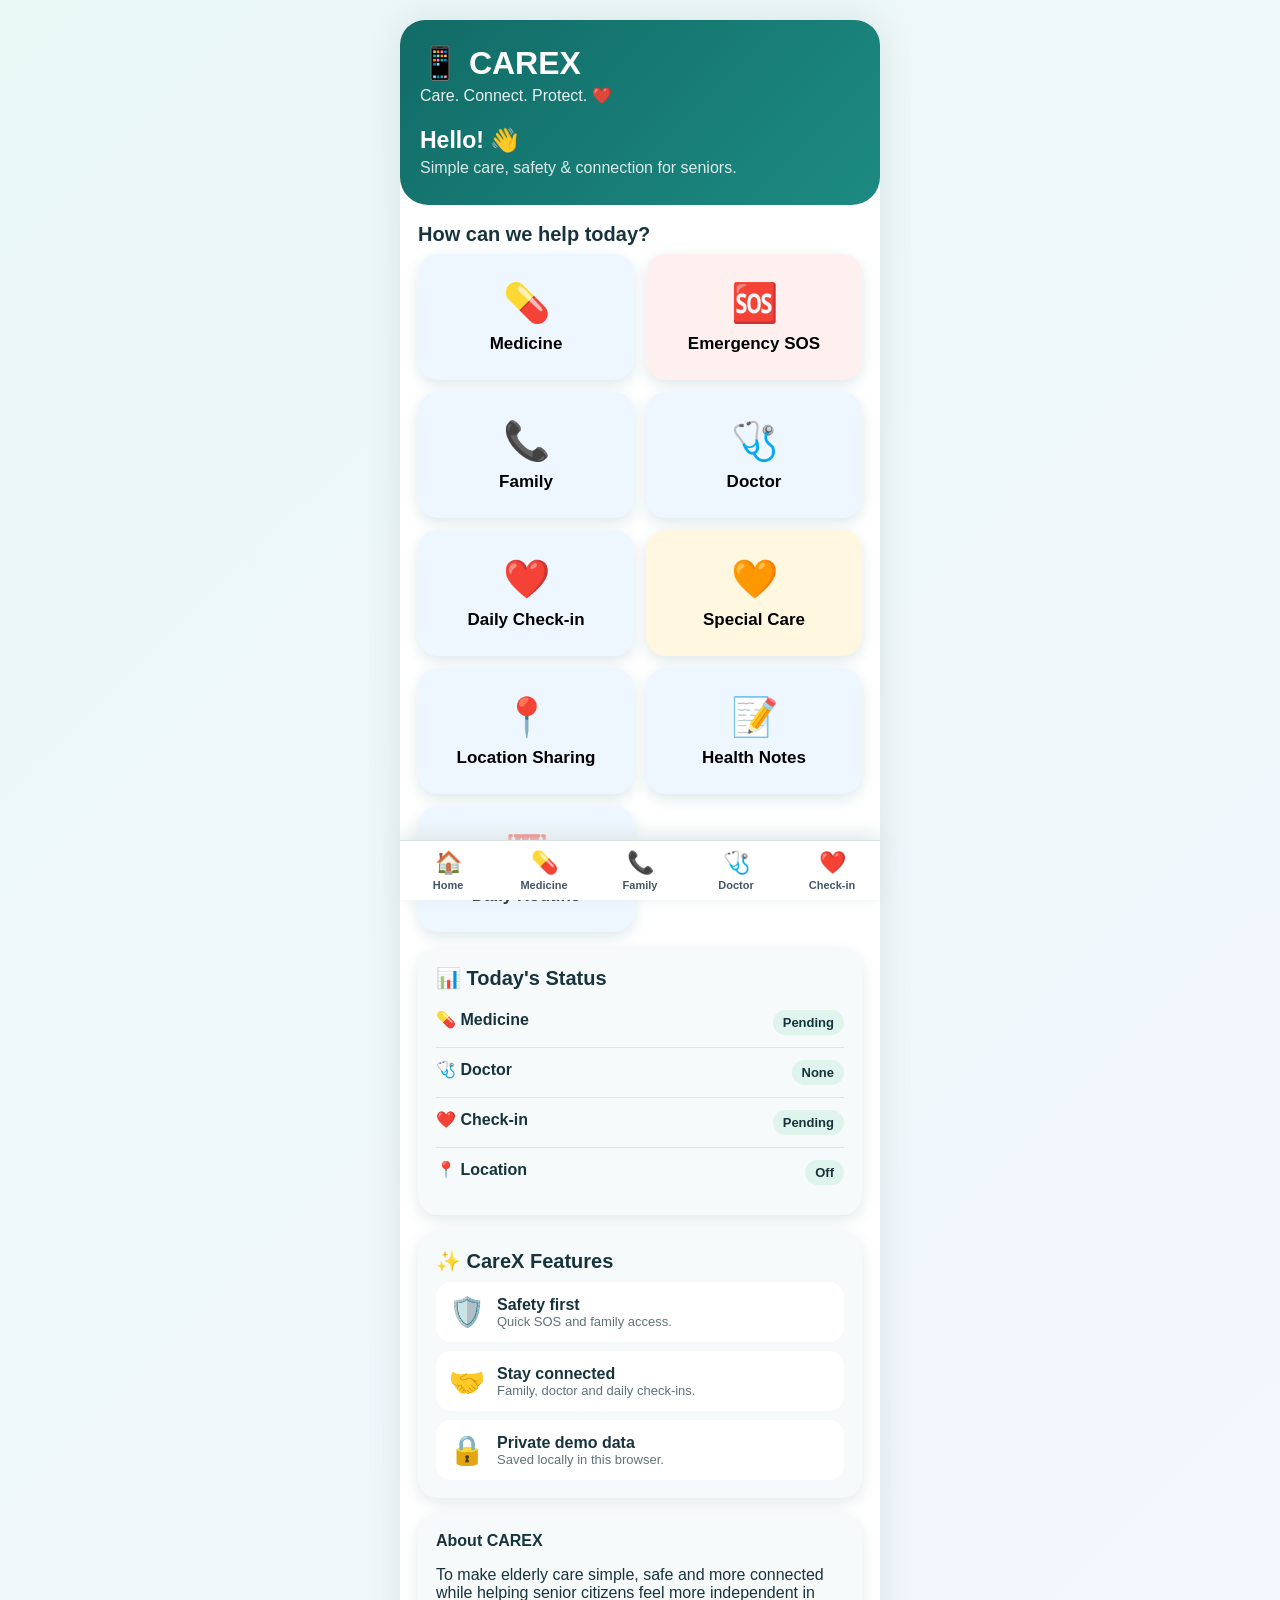
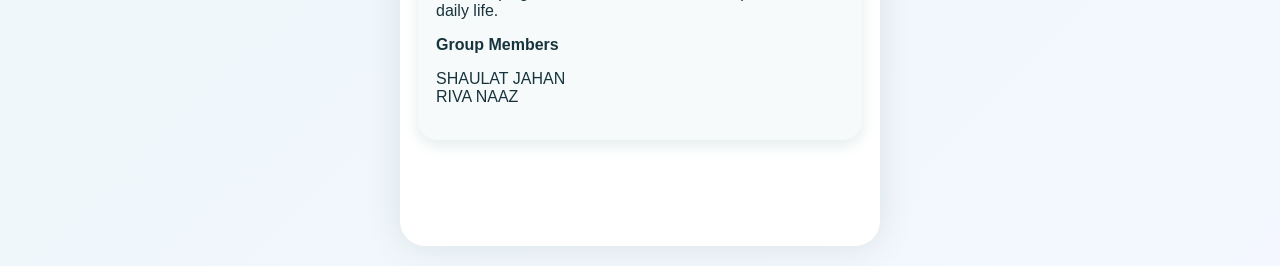
<file: CAREX_original.html>
<!DOCTYPE html>
<html lang="en"><head><meta charset="UTF-8"><meta name="viewport" content="width=device-width,initial-scale=1.0"><meta name="theme-color" content="#126b67"><title>CAREX — Elderly Care</title>
<style>
*{box-sizing:border-box}body{margin:0;background:linear-gradient(135deg,#eaf8f6,#f4f7ff);font-family:Arial,sans-serif;color:#17343d}.app{max-width:480px;margin:auto;min-height:100vh;background:#fff;padding-bottom:88px;box-shadow:0 0 35px #d7e2e4}.header{background:linear-gradient(135deg,#126b67,#1c8b82);color:#fff;padding:24px 20px 28px;border-radius:0 0 28px 28px}.brand{font-size:32px;font-weight:900}.tag{opacity:.9;margin-top:4px}.hello{margin-top:22px;font-size:23px;font-weight:800}.sub{opacity:.85;margin-top:5px}.main{padding:18px}.grid{display:grid;grid-template-columns:1fr 1fr;gap:12px}.big{min-height:126px;border:0;border-radius:20px;background:#eef7ff;font-size:17px;font-weight:800;padding:14px;cursor:pointer;box-shadow:0 5px 15px #dfe9eb}.big span{display:block;font-size:38px;margin-bottom:9px}.big:hover{transform:translateY(-2px)}.big.sos{background:#fff0f0}.big.special{background:#fff7df}.card,.status,.about{margin-top:16px;padding:18px;border-radius:20px;background:#f7fafb;box-shadow:0 5px 16px #e3eaeb}.section-title{font-size:20px;font-weight:900;margin-bottom:8px}.row{display:flex;justify-content:space-between;gap:12px;padding:12px 0;border-bottom:1px solid #dce6e8}.row:last-child{border:0}.pill{padding:5px 10px;border-radius:20px;background:#dff4ec;font-size:13px;font-weight:800}.page h1{font-size:27px;margin:12px 0 18px}.back{border:0;background:none;font-size:17px;font-weight:700;cursor:pointer;color:#126b67}label{display:block;font-weight:800;margin:12px 0 6px}input,select,textarea{width:100%;padding:14px;border:2px solid #d7e2e4;border-radius:13px;font-size:16px;background:#fff}textarea{min-height:110px;resize:vertical}.primary{width:100%;margin-top:15px;padding:16px;border:0;border-radius:14px;background:#126b67;color:#fff;font-size:17px;font-weight:900;cursor:pointer}.actions{display:flex;gap:8px}.actions button{flex:1;margin-top:10px;padding:12px;border:0;border-radius:11px;font-weight:800;cursor:pointer}.ok{background:#dff5e4}.later{background:#fff0d2}.call{background:#e5efff!important;color:#183b66!important}.danger{background:#e53935}.sosbox{text-align:center;padding:15px}.sosbutton{width:225px;height:225px;border-radius:50%;border:13px solid #ffd5d5;background:#e53935;color:#fff;font-size:45px;font-weight:900;cursor:pointer;box-shadow:0 10px 25px #eab5b5}.empty{text-align:center;color:#65777d;padding:22px}.nav{position:fixed;bottom:0;left:50%;transform:translateX(-50%);width:min(480px,100%);background:#fff;border-top:1px solid #dce4e6;display:flex;z-index:10;box-shadow:0 -5px 18px #dfe7e8}.nav button{flex:1;border:0;background:#fff;padding:9px 2px;font-size:11px;font-weight:800;color:#456;cursor:pointer}.nav span{display:block;font-size:22px;margin-bottom:3px}.feature{display:flex;align-items:center;gap:12px;padding:13px;border-radius:15px;background:#fff;margin-top:9px}.feature-icon{font-size:29px}.note{font-size:13px;color:#607278}.check{font-size:22px;text-align:center;padding:25px}.mapbox{height:180px;border-radius:17px;background:linear-gradient(135deg,#dff1df,#e9f1ff);display:flex;align-items:center;justify-content:center;text-align:center;font-size:18px;font-weight:800;color:#315b55;margin-top:14px}.badge{display:inline-block;padding:5px 9px;border-radius:20px;background:#e8efff;color:#355; font-size:12px;font-weight:800}@media(min-width:700px){body{padding:20px}.app{border-radius:25px;overflow:hidden}}
</style></head><body><div class="app"><header class="header"><div class="brand">📱 CAREX</div><div class="tag">Care. Connect. Protect. ❤️</div><div class="hello">Hello! 👋</div><div class="sub">Simple care, safety & connection for seniors.</div></header><main id="main" class="main"></main><nav class="nav"><button onclick="home()"><span>🏠</span>Home</button><button onclick="medicine()"><span>💊</span>Medicine</button><button onclick="family()"><span>📞</span>Family</button><button onclick="doctor()"><span>🩺</span>Doctor</button><button onclick="checkin()"><span>❤️</span>Check-in</button></nav></div>
<script>
const M=document.getElementById('main');let meds=JSON.parse(localStorage.getItem('cxm')||'[]'),fams=JSON.parse(localStorage.getItem('cxf')||'[]'),docs=JSON.parse(localStorage.getItem('cxd')||'[]'),notes=JSON.parse(localStorage.getItem('cxnotes')||'[]'),routine=JSON.parse(localStorage.getItem('cxroutine')||'[]'),special=JSON.parse(localStorage.getItem('cxspecial')||'[]'),ok=localStorage.getItem('cxo')==='1',locationShared=localStorage.getItem('cxloc')==='1';function save(){localStorage.setItem('cxm',JSON.stringify(meds));localStorage.setItem('cxf',JSON.stringify(fams));localStorage.setItem('cxd',JSON.stringify(docs));localStorage.setItem('cxnotes',JSON.stringify(notes));localStorage.setItem('cxroutine',JSON.stringify(routine));localStorage.setItem('cxspecial',JSON.stringify(special));localStorage.setItem('cxo',ok?'1':'0');localStorage.setItem('cxloc',locationShared?'1':'0')}
function home(){M.innerHTML=`<div class="section-title">How can we help today?</div><div class="grid"><button class="big" onclick="medicine()"><span>💊</span>Medicine</button><button class="big sos" onclick="sos()"><span>🆘</span>Emergency SOS</button><button class="big" onclick="family()"><span>📞</span>Family</button><button class="big" onclick="doctor()"><span>🩺</span>Doctor</button><button class="big" onclick="checkin()"><span>❤️</span>Daily Check-in</button><button class="big special" onclick="specialCare()"><span>🧡</span>Special Care</button><button class="big" onclick="locationPage()"><span>📍</span>Location Sharing</button><button class="big" onclick="healthNote()"><span>📝</span>Health Notes</button><button class="big" onclick="dailyRoutine()"><span>📅</span>Daily Routine</button></div><div class="status"><div class="section-title">📊 Today's Status</div><div class="row"><b>💊 Medicine</b><span class="pill">${meds.some(x=>x.taken)?'Taken':'Pending'}</span></div><div class="row"><b>🩺 Doctor</b><span class="pill">${docs.length?'Upcoming':'None'}</span></div><div class="row"><b>❤️ Check-in</b><span class="pill">${ok?'Completed':'Pending'}</span></div><div class="row"><b>📍 Location</b><span class="pill">${locationShared?'Shared':'Off'}</span></div></div><div class="card"><div class="section-title">✨ CareX Features</div><div class="feature"><div class="feature-icon">🛡️</div><div><b>Safety first</b><div class="note">Quick SOS and family access.</div></div></div><div class="feature"><div class="feature-icon">🤝</div><div><b>Stay connected</b><div class="note">Family, doctor and daily check-ins.</div></div></div><div class="feature"><div class="feature-icon">🔒</div><div><b>Private demo data</b><div class="note">Saved locally in this browser.</div></div></div></div><div class="about"><b>About CAREX</b><p>To make elderly care simple, safe and more connected while helping senior citizens feel more independent in daily life.</p><b>Group Members</b><p>SHAULAT JAHAN<br>RIVA NAAZ</p></div>`}
function medicine(){M.innerHTML=`<div class="page"><button class="back" onclick="home()">← Back</button><h1>💊 Medicine Reminder</h1><label>Medicine name</label><input id="mn" placeholder="e.g. Paracetamol"><label>Dosage</label><input id="md" placeholder="e.g. 1 tablet"><label>Time</label><input id="mt" type="time"><label>Frequency</label><select id="mf"><option>Daily</option><option>Twice a day</option><option>Weekly</option></select><button class="primary" onclick="addMed()">🔔 Set Reminder</button>${meds.length?meds.map((m,i)=>`<div class="card"><b>💊 ${m.name}</b><p>🕐 ${m.time} · ${m.dose} · ${m.freq}</p><b>${m.taken?'✅ Taken':'🔔 Reminder Set'}</b><div class="actions"><button class="ok" onclick="take(${i})">✅ Taken</button><button class="later" onclick="alert('Demo: reminder postponed.')">⏰ Later</button></div></div>`).join(''):'<div class="empty">No medicines added yet.</div>'}</div>`}function addMed(){if(!mn.value.trim())return alert('Enter medicine name.');meds.push({name:mn.value,dose:md.value||'Dose not set',time:mt.value||'8:00 AM',freq:mf.value,taken:false});save();medicine()}function take(i){meds[i].taken=true;save();medicine()}
function sos(){M.innerHTML=`<div class="page"><button class="back" onclick="home()">← Back</button><h1>🚨 Emergency Help</h1><div class="sosbox"><p>Use SOS when emergency assistance is needed.</p><button class="sosbutton" onclick="confirmSOS()">SOS</button><p class="note">School-project demo — no real emergency call is placed.</p></div><div class="card"><b>Emergency Contact</b><p>${fams.length?fams[0].name+' · '+fams[0].phone:'No emergency contact added.'}</p><button class="primary" onclick="family()">➕ Add Contact</button></div></div>`}function confirmSOS(){if(confirm('Are you sure you want to start the emergency demo?'))alert('🚨 Demo SOS activated. No real call was made.')}
function family(){M.innerHTML=`<div class="page"><button class="back" onclick="home()">← Back</button><h1>📞 Family Calling</h1><label>Name</label><input id="fn" placeholder="e.g. Mom"><label>Relationship</label><input id="fr" placeholder="e.g. Mother"><label>Phone number</label><input id="fp" placeholder="Demo number"><button class="primary" onclick="addFam()">➕ Add Family Member</button>${fams.length?fams.map(f=>`<div class="card"><b>👤 ${f.name}</b><p>${f.rel}<br>📱 ${f.phone}</p><button class="primary call" onclick="callDemo()">📞 Call (Demo)</button></div>`).join(''):'<div class="empty">No family contacts added yet.</div>'}</div>`}function addFam(){if(!fn.value.trim())return alert('Enter a name.');fams.push({name:fn.value,rel:fr.value||'Family',phone:fp.value||'Demo number'});save();family()}function callDemo(){if(confirm('Start demo call?'))alert('📞 Demo call selected. No real call was made.')}
function doctor(){M.innerHTML=`<div class="page"><button class="back" onclick="home()">← Back</button><h1>🩺 Doctor Appointments</h1><label>Doctor's name</label><input id="dn" placeholder="e.g. Dr. Sharma"><label>Hospital/Clinic</label><input id="dh" placeholder="e.g. City Hospital"><label>Date</label><input id="dd" type="date"><label>Time</label><input id="dt" type="time"><label>Reason</label><input id="dr" placeholder="Reason for appointment"><button class="primary" onclick="addDoc()">🔔 Save Appointment</button>${docs.length?docs.map(d=>`<div class="card"><b>🩺 ${d.name}</b><p>📅 ${d.date}<br>🕐 ${d.time}<br>📍 ${d.hospital}<br>Reason: ${d.reason}</p></div>`).join(''):'<div class="empty">No upcoming appointments.</div>'}</div>`}function addDoc(){if(!dn.value.trim())return alert('Enter doctor name.');docs.push({name:dn.value,hospital:dh.value||'Clinic not set',date:dd.value||'25 September',time:dt.value||'10:30 AM',reason:dr.value||'General appointment'});save();doctor()}
function checkin(){M.innerHTML=`<div class="page"><button class="back" onclick="home()">← Back</button><h1>❤️ Daily Check-in</h1><div class="card check"><h2>Are you okay today?</h2><button class="primary" style="font-size:24px;padding:23px" onclick="doCheck()">✅ I'M OK</button><p>${ok?'Check-in completed! ❤️':'Your family can be shown your check-in status in this prototype.'}</p><b>${ok?'Last Check-in: Today':'Not completed today'}</b></div></div>`}function doCheck(){ok=true;save();checkin();alert('Check-in completed! ❤️')}
function locationPage(){M.innerHTML=`<div class="page"><button class="back" onclick="home()">← Back</button><h1>📍 Location Sharing</h1><div class="card"><div class="section-title">Share location with family</div><p class="note">This school-project prototype does not send your real location to anyone.</p><button class="primary" onclick="shareLocation()">${locationShared?'🟢 Location Sharing ON':'📍 Share My Location'}</button><button class="primary" style="background:#68777b" onclick="stopLocation()">Turn Off Sharing</button><div class="mapbox">🗺️<br>Demo location map<br><span class="badge">Prototype</span></div></div></div>`}function shareLocation(){locationShared=true;save();locationPage();alert('📍 Demo location sharing turned ON. No real location was sent.')}function stopLocation(){locationShared=false;save();locationPage()}
function healthNote(){M.innerHTML=`<div class="page"><button class="back" onclick="home()">← Back</button><h1>📝 Health Notes</h1><label>Note title</label><input id="nt" placeholder="e.g. Blood pressure check"><label>Health note</label><textarea id="nb" placeholder="Write a simple health note..."></textarea><button class="primary" onclick="addNote()">💾 Save Health Note</button>${notes.length?notes.map((n,i)=>`<div class="card"><b>📝 ${n.title}</b><p>${n.body}</p><span class="badge">Saved locally</span></div>`).join(''):'<div class="empty">No health notes yet.</div>'}</div>`}function addNote(){if(!nt.value.trim()||!nb.value.trim())return alert('Enter title and note.');notes.push({title:nt.value,body:nb.value});save();healthNote()}
function specialCare(){M.innerHTML=`<div class="page"><button class="back" onclick="home()">← Back</button><h1>🧡 Special Care</h1><div class="card"><div class="section-title">Personal care needs</div><label>Care need</label><input id="sn" placeholder="e.g. Walking assistance"><label>Instructions</label><textarea id="sb" placeholder="Simple instructions for family/caregiver..."></textarea><button class="primary" onclick="addSpecial()">➕ Save Special Care</button></div>${special.length?special.map(s=>`<div class="card"><b>🧡 ${s.name}</b><p>${s.body}</p></div>`).join(''):'<div class="empty">No special care instructions yet.</div>'}</div>`}function addSpecial(){if(!sn.value.trim())return alert('Enter a care need.');special.push({name:sn.value,body:sb.value||'No instructions added.'});save();specialCare()}
function dailyRoutine(){M.innerHTML=`<div class="page"><button class="back" onclick="home()">← Back</button><h1>📅 Daily Routine</h1><label>Routine activity</label><input id="rn" placeholder="e.g. Morning walk"><label>Time</label><input id="rt" type="time"><button class="primary" onclick="addRoutine()">➕ Add Routine</button>${routine.length?routine.map((r,i)=>`<div class="card"><b>⏰ ${r.time}</b><p>${r.name}</p><span class="badge">Daily routine</span></div>`).join(''):'<div class="empty">No routine activities yet.</div>'}</div>`}function addRoutine(){if(!rn.value.trim())return alert('Enter an activity.');routine.push({name:rn.value,time:rt.value||'08:00'});save();dailyRoutine()}
home();
</script></body></html>
</file>
